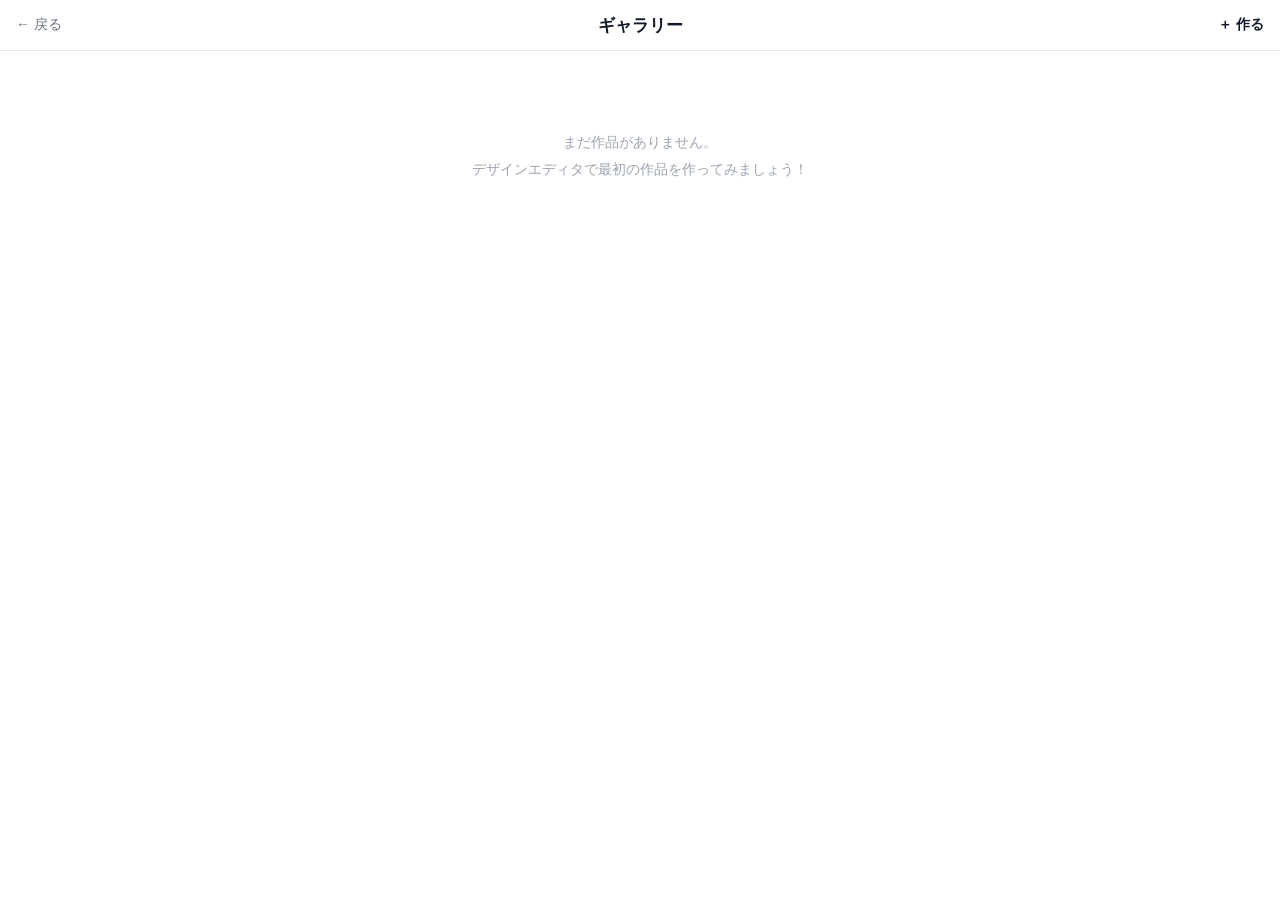
<file: gallery.html>
<!DOCTYPE html>
<html lang="ja">
<head>
  <meta charset="UTF-8">
  <meta name="viewport" content="width=device-width, initial-scale=1.0">
  <title>ギャラリー | 大門AR</title>
  <link rel="stylesheet" href="css/editor.css">
</head>
<body>
  <header class="page-header">
    <a href="home.html" class="back-link">← 戻る</a>
    <h1 class="page-title">ギャラリー</h1>
    <a href="editor.html" class="header-action">＋ 作る</a>
  </header>

  <main class="gallery-main">
    <div id="gallery-grid" class="gallery-grid"></div>
  </main>

  <script src="js/gallery.js"></script>
</body>
</html>
</file>
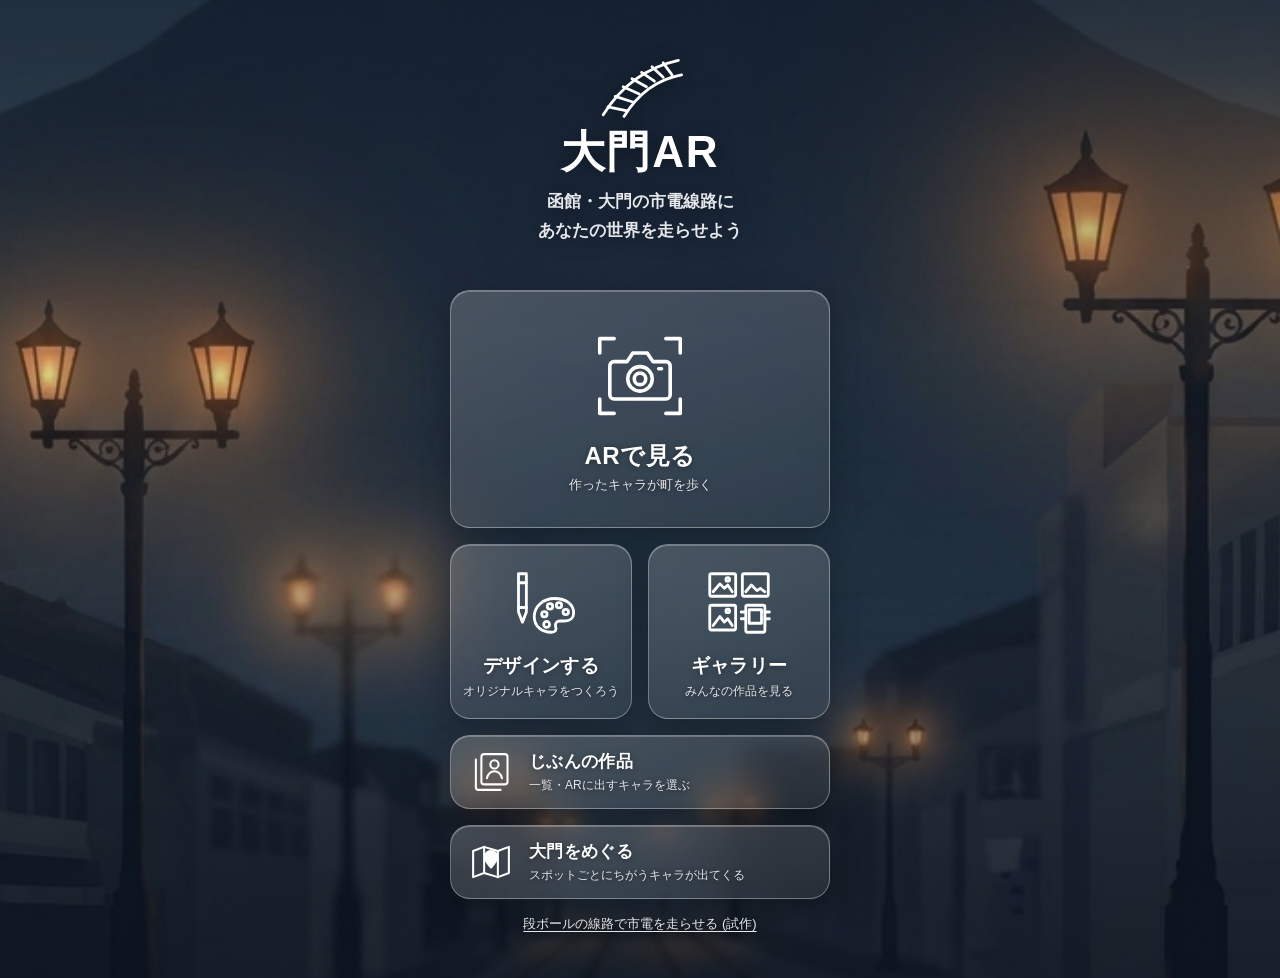
<file: home.html>
<!DOCTYPE html>
<html lang="ja">
<head>
  <meta charset="UTF-8">
  <meta name="viewport" content="width=device-width, initial-scale=1.0, viewport-fit=cover">
  <title>大門AR | 函館市電</title>
  <link rel="stylesheet" href="css/editor.css">
</head>
<body class="home-page">
  <div class="home-wrap">
    <header class="home-hero">
      <!-- ロゴ: 奥へカーブしていく線路 -->
      <svg class="home-mark" viewBox="0 0 120 80" aria-hidden="true">
        <g fill="none" stroke="currentColor" stroke-width="3.5" stroke-linecap="round">
          <path d="M14 76 C 34 44, 62 18, 108 8" />
          <path d="M40 78 C 56 52, 80 32, 112 26" />
          <path d="M20 66 L 44 71" />
          <path d="M29 53 L 51 60" />
          <path d="M39 41 L 59 50" />
          <path d="M50 31 L 68 41" />
          <path d="M62 23 L 78 34" />
          <path d="M75 16 L 89 29" />
          <path d="M89 11 L 100 26" />
        </g>
      </svg>
      <h1 class="home-logo">大門AR</h1>
      <p class="home-tagline">函館・大門の市電線路に<br>あなたの世界を走らせよう</p>
    </header>

    <nav class="home-nav">
      <a href="walk.html" class="home-card home-card--main">
        <svg class="home-icon" viewBox="0 0 64 64" aria-hidden="true">
          <g fill="none" stroke="currentColor" stroke-width="2.5" stroke-linecap="round" stroke-linejoin="round">
            <!-- ファインダーの四隅 -->
            <path d="M4 16 V6 H14" /><path d="M50 6 H60 V16" />
            <path d="M60 48 V58 H50" /><path d="M14 58 H4 V48" />
            <!-- カメラ -->
            <path d="M14 22 H23 L27 16 H37 L41 22 H50 a3 3 0 0 1 3 3 V45 a3 3 0 0 1 -3 3 H14 a3 3 0 0 1 -3 -3 V25 a3 3 0 0 1 3 -3 Z" />
            <circle cx="32" cy="34" r="8.5" />
            <circle cx="32" cy="34" r="4" />
            <path d="M45 27 h2" />
          </g>
        </svg>
        <span class="home-card-title">ARで見る</span>
        <span class="home-card-desc">作ったキャラが町を歩く</span>
      </a>

      <div class="home-grid">
        <a href="editor.html" class="home-card">
          <svg class="home-icon" viewBox="0 0 64 64" aria-hidden="true">
            <g fill="none" stroke="currentColor" stroke-width="2.5" stroke-linecap="round" stroke-linejoin="round">
              <!-- ペン -->
              <path d="M12 6 h7 v34 l-3.5 9 l-3.5 -9 Z" />
              <path d="M12 14 h7" /><path d="M12 36 h7" />
              <!-- パレット -->
              <path d="M44 28 c-10 0 -18 7 -18 16 c0 9 7 14 15 14 c4 0 5 -2 4 -5 c-1 -3 1 -5 4 -5 h4 c5 0 8 -3 8 -7 c0 -8 -7 -13 -17 -13 Z" />
              <circle cx="35" cy="42" r="2.4" /><circle cx="40" cy="35" r="2.4" />
              <circle cx="48" cy="34" r="2.4" /><circle cx="54" cy="40" r="2.4" />
              <circle cx="37" cy="51" r="2.6" />
            </g>
          </svg>
          <span class="home-card-title">デザインする</span>
          <span class="home-card-desc">オリジナルキャラをつくろう</span>
        </a>

        <a href="gallery.html" class="home-card">
          <svg class="home-icon" viewBox="0 0 64 64" aria-hidden="true">
            <g fill="none" stroke="currentColor" stroke-width="2.5" stroke-linecap="round" stroke-linejoin="round">
              <!-- 額縁に入った絵が並ぶ -->
              <rect x="6" y="6" width="23" height="20" rx="1.5" />
              <path d="M9 22 l6 -7 l4 4 l3 -3 l4 6" /><circle cx="22" cy="11" r="1.6" />
              <rect x="35" y="6" width="23" height="20" rx="1.5" />
              <path d="M38 22 l5 -6 l5 5 l3 -2 l4 3" />
              <rect x="6" y="34" width="23" height="22" rx="1.5" />
              <path d="M9 52 l6 -8 l4 5 l3 -3 l4 6" /><circle cx="22" cy="39" r="1.6" />
              <!-- 写真のフィルム -->
              <rect x="38" y="34" width="17" height="24" rx="1.5" />
              <path d="M41 38 h11 v12 h-11 Z" />
              <path d="M34 40 h4" /><path d="M34 46 h4" /><path d="M55 40 h4" /><path d="M55 46 h4" />
            </g>
          </svg>
          <span class="home-card-title">ギャラリー</span>
          <span class="home-card-desc">みんなの作品を見る</span>
        </a>
      </div>

      <a href="mine.html" class="home-card home-card--row">
        <svg class="home-icon" viewBox="0 0 64 64" aria-hidden="true">
          <g fill="none" stroke="currentColor" stroke-width="3" stroke-linecap="round" stroke-linejoin="round">
            <!-- 人と、重なったカード -->
            <rect x="18" y="6" width="38" height="44" rx="4" />
            <path d="M10 14 v40 a4 4 0 0 0 4 4 h32" />
            <circle cx="37" cy="21" r="6" />
            <path d="M26 41 c2 -7 7 -10 11 -10 s9 3 11 10" />
          </g>
        </svg>
        <span>
          <span class="home-card-title">じぶんの作品</span>
          <span class="home-card-desc">一覧・ARに出すキャラを選ぶ</span>
        </span>
      </a>
      <a href="map.html" class="home-card home-card--row">
        <svg class="home-icon" viewBox="0 0 64 64" aria-hidden="true">
          <g fill="none" stroke="currentColor" stroke-width="3" stroke-linecap="round" stroke-linejoin="round">
            <!-- 地図とピン -->
            <path d="M6 16 L22 10 L42 16 L58 10 V48 L42 54 L22 48 L6 54 Z" />
            <path d="M22 10 V48" /><path d="M42 16 V54" />
            <path d="M32 40 c-6 -7 -9 -11 -9 -15 a9 9 0 0 1 18 0 c0 4 -3 8 -9 15 Z" fill="#fff" />
            <circle cx="32" cy="25" r="3" />
          </g>
        </svg>
        <span>
          <span class="home-card-title">大門をめぐる</span>
          <span class="home-card-desc">スポットごとにちがうキャラが出てくる</span>
        </span>
      </a>
      <a href="index.html" class="home-sublink">段ボールの線路で市電を走らせる (試作)</a>
    </nav>
  </div>
</body>
</html>
</file>
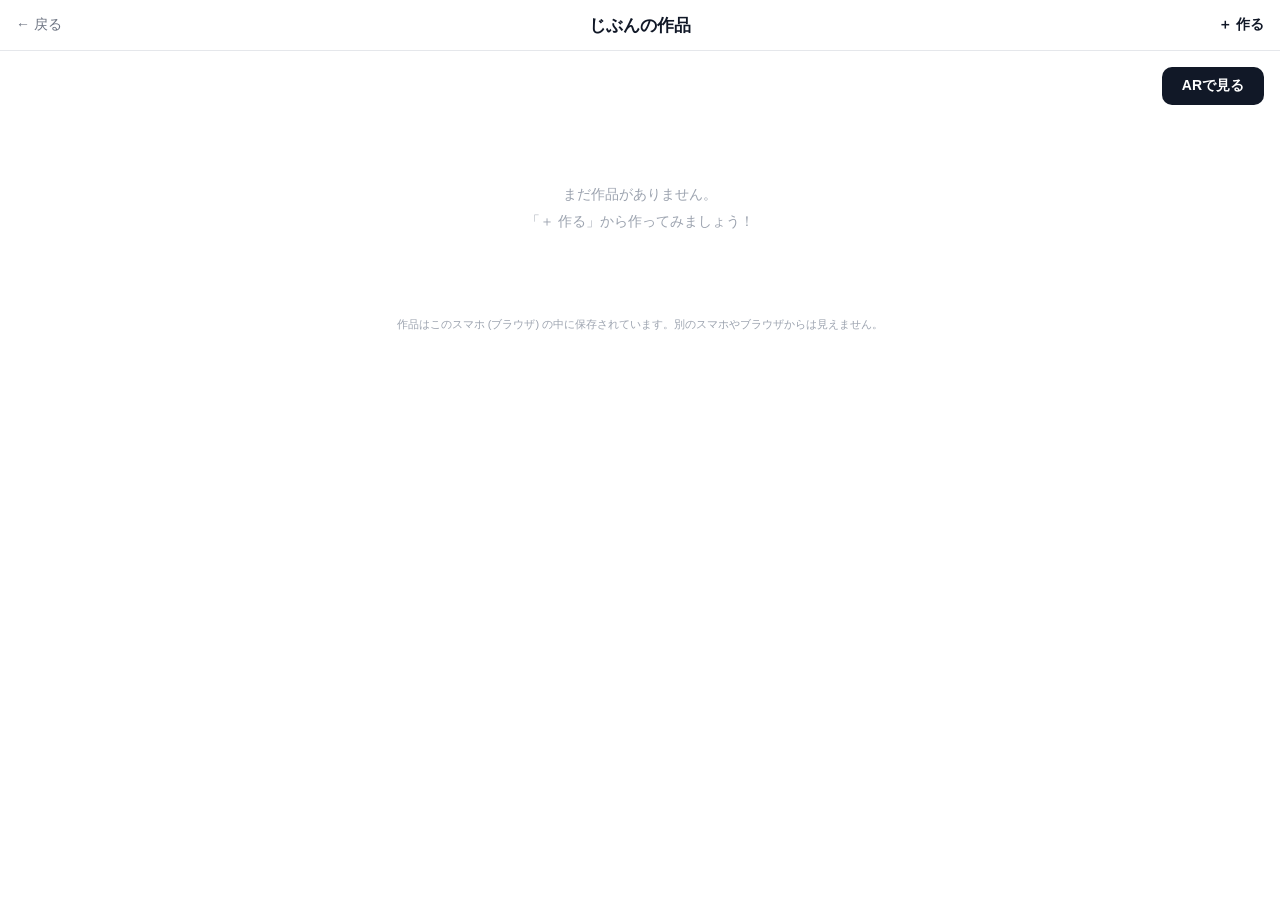
<file: mine.html>
<!DOCTYPE html>
<html lang="ja">
<head>
  <meta charset="UTF-8">
  <meta name="viewport" content="width=device-width, initial-scale=1.0">
  <title>じぶんの作品 | 大門AR</title>
  <link rel="stylesheet" href="css/editor.css">
</head>
<body>
  <header class="page-header">
    <a href="home.html" class="back-link">← 戻る</a>
    <h1 class="page-title">じぶんの作品</h1>
    <a href="editor.html" class="header-action">＋ 作る</a>
  </header>

  <main class="gallery-main">
    <div id="draft-slot"></div>
    <div class="mine-bar">
      <p id="mine-hint" class="mine-hint"></p>
      <a href="walk.html" class="btn-primary mine-ar">ARで見る</a>
    </div>
    <div id="mine-grid" class="gallery-grid"></div>
    <p class="mine-note">作品はこのスマホ (ブラウザ) の中に保存されています。別のスマホやブラウザからは見えません。</p>
  </main>

  <script src="js/store.js"></script>
  <script src="js/mine.js"></script>
</body>
</html>
</file>
<file: css/editor.css>
*, *::before, *::after { box-sizing: border-box; }

html, body {
  margin: 0; padding: 0;
  font-family: -apple-system, "Hiragino Sans", "Noto Sans JP", sans-serif;
  background: #fff;
  color: #111827;
  -webkit-tap-highlight-color: transparent;
}

/* ---- Page Header ---- */
.page-header {
  display: flex;
  align-items: center;
  justify-content: space-between;
  padding: 12px 16px;
  border-bottom: 1px solid #e5e7eb;
  background: #fff;
  position: sticky;
  top: 0;
  z-index: 10;
  min-height: 50px;
}
.back-link {
  font-size: 14px;
  color: #6b7280;
  text-decoration: none;
  padding: 4px 0;
  min-width: 56px;
}
.page-title {
  margin: 0;
  font-size: 17px;
  font-weight: 600;
}
.header-action {
  font-size: 14px;
  color: #111827;
  text-decoration: none;
  font-weight: 600;
  min-width: 56px;
  text-align: right;
}

/* ---- Editor Layout ---- */
.editor-main {
  display: flex;
  flex-direction: column;
  height: calc(100dvh - 50px);
  overflow-y: auto;
}

/* ---- 3D Preview ---- */
.preview-container {
  width: 100%;
  aspect-ratio: 4 / 3;
  background: #f0f4f8;
  position: relative;
  overflow: hidden;
  flex-shrink: 0;
}
.load-error {
  position: absolute;
  inset: auto 12px 12px 12px;
  margin: 0;
  padding: 8px 12px;
  border-radius: 8px;
  background: #fee2e2;
  color: #991b1b;
  font-size: 13px;
}
.preview-container canvas {
  width: 100% !important;
  height: 100% !important;
  display: block;
}

/* ---- Model Selector ---- */
.model-selector-wrap {
  overflow-x: auto;
  padding: 10px 12px;
  border-bottom: 1px solid #f3f4f6;
  flex-shrink: 0;
  scrollbar-width: none;
}
.model-selector-wrap::-webkit-scrollbar { display: none; }
.model-selector {
  display: flex;
  gap: 8px;
  white-space: nowrap;
}
.model-chip {
  flex-shrink: 0;
  padding: 6px 14px;
  border-radius: 999px;
  border: 1.5px solid #d1d5db;
  background: #fff;
  font-size: 13px;
  cursor: pointer;
  color: #374151;
  transition: background 0.12s, color 0.12s, border-color 0.12s;
}
.model-chip.active {
  background: #111827;
  color: #fff;
  border-color: #111827;
}

/* ---- Customize Panel ---- */
.customize-panel {
  flex: 1;
  display: flex;
  flex-direction: column;
  min-height: 0;
}

/* ---- Tabs ---- */
.tab-bar {
  display: flex;
  border-bottom: 1.5px solid #e5e7eb;
  padding: 0 12px;
  flex-shrink: 0;
}
.tab-btn {
  flex: 1;
  padding: 10px 0;
  border: none;
  background: none;
  font-size: 14px;
  color: #6b7280;
  cursor: pointer;
  border-bottom: 2px solid transparent;
  margin-bottom: -1.5px;
  font-weight: 500;
}
.tab-btn.active {
  color: #111827;
  border-bottom-color: #111827;
}
.tab-body {
  padding: 14px 16px;
  overflow-y: auto;
  flex: 1;
}
.tab-pane { display: none; }
.tab-pane.active { display: block; }

/* ---- Parts Tab ---- */
.parts-section { margin-bottom: 16px; }
.parts-label {
  margin: 0 0 8px;
  font-size: 13px;
  font-weight: 600;
  color: #374151;
}
.parts-options {
  display: flex;
  flex-wrap: wrap;
  gap: 8px;
}
.parts-option {
  padding: 6px 14px;
  border-radius: 8px;
  border: 1.5px solid #d1d5db;
  background: #fff;
  font-size: 13px;
  cursor: pointer;
  color: #374151;
}
.parts-option.active {
  border-color: #111827;
  background: #f9fafb;
  font-weight: 600;
}
.empty-hint {
  font-size: 13px;
  color: #9ca3af;
  margin: 0;
  text-align: center;
  padding: 20px 0;
}

/* ---- Color Tab ---- */
.tab-hint {
  margin: 0 0 4px;
  font-size: 12px;
  color: #6b7280;
}
.color-row {
  padding: 10px 0;
  border-bottom: 1px solid #f3f4f6;
}
.color-row:last-child { border-bottom: none; }
.color-head {
  display: flex;
  align-items: center;
  gap: 12px;
  margin-bottom: 8px;
}
.color-label {
  flex: 1;
  font: inherit;
  font-size: 14px;
  color: #374151;
  text-align: left;
  background: none;
  border: none;
  padding: 4px 0;
  cursor: pointer;
}
.color-presets {
  display: flex;
  flex-wrap: wrap;
  gap: 8px;
}
.color-chip {
  width: 28px;
  height: 28px;
  border-radius: 50%;
  border: 2px solid #e5e7eb;
  padding: 0;
  cursor: pointer;
}
.color-chip.active {
  border-color: #111827;
  box-shadow: 0 0 0 2px #fff inset;
}
.color-input {
  width: 32px;
  height: 32px;
  border: 2px solid #e5e7eb;
  padding: 0;
  border-radius: 50%;
  cursor: pointer;
  background: none;
  overflow: hidden;
}
.color-input::-webkit-color-swatch-wrapper { padding: 0; }
.color-input::-webkit-color-swatch { border: none; border-radius: 50%; }

/* ---- Texture Tab ---- */
.texture-row {
  display: flex;
  align-items: center;
  gap: 12px;
  padding: 10px 0;
  border-bottom: 1px solid #f3f4f6;
}
.texture-row:last-child { border-bottom: none; }
.texture-label {
  flex: 1;
  font-size: 14px;
  color: #374151;
}
.texture-thumb {
  width: 48px;
  height: 48px;
  border-radius: 10px;
  border: 1.5px dashed #d1d5db;
  background: #f9fafb;
  display: flex;
  align-items: center;
  justify-content: center;
  font-size: 20px;
  color: #9ca3af;
  cursor: pointer;
  flex-shrink: 0;
  overflow: hidden;
  background-size: cover;
  background-position: center;
}
.texture-clear {
  font-size: 12px;
  color: #ef4444;
  background: none;
  border: none;
  cursor: pointer;
  padding: 4px 0;
}

/* ---- Save Section ---- */
.save-section {
  padding: 12px 16px;
  border-top: 1px solid #e5e7eb;
  display: flex;
  gap: 10px;
  background: #fff;
  flex-shrink: 0;
}
.name-input {
  flex: 1;
  padding: 10px 14px;
  border: 1.5px solid #d1d5db;
  border-radius: 10px;
  font-size: 15px;
  outline: none;
  color: #111827;
  min-width: 0;
}
.name-input:focus { border-color: #111827; }
.btn-primary {
  padding: 10px 20px;
  background: #111827;
  color: #fff;
  border: none;
  border-radius: 10px;
  font-size: 14px;
  font-weight: 600;
  cursor: pointer;
  white-space: nowrap;
  flex-shrink: 0;
}
.btn-primary:disabled { opacity: 0.5; cursor: not-allowed; }

/* ---- Gallery ---- */
.gallery-main { padding: 16px; }
.gallery-grid {
  display: grid;
  grid-template-columns: repeat(2, 1fr);
  gap: 12px;
}
.gallery-card {
  border-radius: 14px;
  border: 1px solid #e5e7eb;
  overflow: hidden;
  background: #fff;
}
.gallery-thumb {
  display: block;
  width: 100%;
  aspect-ratio: 4 / 3;
  background: #f0f4f8;
  background-size: cover;
  background-position: center;
}
.gallery-info { padding: 10px 12px; }
.gallery-name {
  margin: 0 0 3px;
  font-size: 14px;
  font-weight: 600;
  overflow: hidden;
  text-overflow: ellipsis;
  white-space: nowrap;
}
.gallery-meta {
  margin: 0 0 8px;
  font-size: 11px;
  color: #9ca3af;
}
.like-btn {
  display: inline-flex;
  align-items: center;
  gap: 4px;
  padding: 5px 11px;
  border-radius: 999px;
  border: 1px solid #e5e7eb;
  background: #fff;
  font-size: 13px;
  cursor: pointer;
  color: #6b7280;
}
.like-btn.liked {
  background: #fef2f2;
  border-color: #fca5a5;
  color: #ef4444;
}
.gallery-empty {
  text-align: center;
  color: #9ca3af;
  font-size: 14px;
  line-height: 1.9;
  padding: 48px 0;
  grid-column: span 2;
}

/* ---- じぶんの作品 ---- */
.header-button { border: 0; background: none; padding: 4px 0; font-family: inherit; cursor: pointer; }
.mine-draft {
  display: block;
  margin-bottom: 14px;
  padding: 12px 14px;
  border-radius: 12px;
  background: #fffbeb;
  border: 1px solid #fcd34d;
  color: #111827;
  text-decoration: none;
}
.mine-draft-title { display: block; font-size: 14px; font-weight: 700; }
.mine-draft-sub { display: block; margin-top: 2px; font-size: 12px; color: #6b7280; }
.mine-bar { display: flex; align-items: center; gap: 12px; margin-bottom: 14px; }
.mine-hint { flex: 1; margin: 0; font-size: 12px; color: #6b7280; line-height: 1.6; }
.mine-ar { text-decoration: none; }
.mine-walk {
  display: block;
  width: 100%;
  margin-bottom: 8px;
  padding: 6px 8px;
  border-radius: 999px;
  border: 1px solid #d1d5db;
  background: #fff;
  color: #6b7280;
  font-size: 12px;
  font-weight: 600;
  font-family: inherit;
  cursor: pointer;
}
.mine-walk.on { background: #ecfdf5; border-color: #6ee7b7; color: #047857; }
.mine-act { display: flex; align-items: center; gap: 6px; margin-bottom: 8px; font-size: 12px; color: #6b7280; }
.mine-act select {
  flex: 1;
  min-width: 0;
  padding: 5px 6px;
  border: 1px solid #d1d5db;
  border-radius: 8px;
  background: #fff;
  color: #111827;
  font-size: 13px;
  font-family: inherit;
}
.mine-actions { display: flex; gap: 6px; }
.mine-btn {
  flex: 1;
  padding: 6px 0;
  border-radius: 8px;
  border: 1px solid #e5e7eb;
  background: #f9fafb;
  color: #111827;
  font-size: 12px;
  font-family: inherit;
  text-align: center;
  text-decoration: none;
  cursor: pointer;
  white-space: nowrap;
}
.mine-del { color: #dc2626; }
.gallery-card.just-saved { border-color: #111827; box-shadow: 0 0 0 2px #111827; }
.mine-note { margin: 20px 0 8px; font-size: 11px; color: #9ca3af; text-align: center; line-height: 1.6; }

/* ---- Home Page ---- */
/* 背景: 夜の線路と函館山。すりガラスのカードに白い線のアイコン */
.home-page {
  background: #1e2a3a url('../img/home_bg.jpg') center 35% / cover no-repeat;
  color: #fff;
}
.home-wrap {
  min-height: 100dvh;
  display: flex;
  flex-direction: column;
  align-items: center;
  justify-content: center;
  gap: clamp(24px, 5vh, 44px);
  padding: max(6vh, 32px, env(safe-area-inset-top)) 20px max(5vh, 24px, env(safe-area-inset-bottom));
  /* 文字とカードが写真に負けないよう、全体を少しだけ暗くする */
  background: linear-gradient(to bottom, rgb(10 18 30 / 0.5), rgb(10 18 30 / 0.15) 35%, rgb(10 18 30 / 0.25) 70%, rgb(10 18 30 / 0.65));
}
.home-hero {
  text-align: center;
  filter: drop-shadow(0 2px 10px rgb(0 0 0 / 0.45));
}
.home-mark {
  display: block;
  width: 96px;
  height: 64px;
  margin: 0 auto 10px;
  color: #fff;
}
.home-logo {
  margin: 0 0 12px;
  font-size: 44px;
  font-weight: 800;
  letter-spacing: 0.04em;
  line-height: 1.1;
}
.home-tagline {
  margin: 0;
  font-size: 17px;
  font-weight: 600;
  color: #e5e7eb;
  line-height: 1.7;
}

.home-nav {
  display: flex;
  flex-direction: column;
  gap: 16px;
  width: 100%;
  max-width: 380px;
}
.home-grid {
  display: grid;
  grid-template-columns: 1fr 1fr;
  gap: 16px;
}
.home-sublink {
  align-self: center;
  color: #e5e7eb;
  font-size: 13px;
  text-decoration: underline;
  text-underline-offset: 3px;
  filter: drop-shadow(0 1px 4px rgb(0 0 0 / 0.6));
}
/* すりガラスのカード */
.home-card {
  display: flex;
  flex-direction: column;
  align-items: center;
  justify-content: center;
  text-align: center;
  padding: 22px 10px 18px;
  border-radius: 20px;
  background: linear-gradient(160deg, rgb(255 255 255 / 0.2), rgb(255 255 255 / 0.07));
  border: 1px solid rgb(255 255 255 / 0.32);
  box-shadow: 0 10px 30px rgb(0 0 0 / 0.25), inset 0 1px 0 rgb(255 255 255 / 0.25);
  -webkit-backdrop-filter: blur(14px);
  backdrop-filter: blur(14px);
  text-decoration: none;
  color: #fff;
  transition: background 0.2s, transform 0.15s;
}
.home-card:hover { background: linear-gradient(160deg, rgb(255 255 255 / 0.28), rgb(255 255 255 / 0.12)); }
.home-card:active { transform: scale(0.98); }
.home-card:focus-visible { outline: 2px solid #fff; outline-offset: 3px; }
.home-card--main {
  padding: 30px 16px 24px;
  aspect-ratio: 16 / 10;
}
.home-icon {
  width: 72px;
  height: 72px;
  margin-bottom: 14px;
  color: #fff;
}
.home-card--main .home-icon { width: 92px; height: 92px; margin-bottom: 18px; }
.home-card-title {
  display: block;
  font-size: 19px;
  font-weight: 800;
  letter-spacing: 0.02em;
  text-shadow: 0 1px 6px rgb(0 0 0 / 0.4);
}
.home-card--main .home-card-title { font-size: 24px; }
.home-card-desc {
  display: block;
  margin-top: 4px;
  font-size: 12px;
  color: #e5e7eb;
  text-shadow: 0 1px 4px rgb(0 0 0 / 0.5);
}
.home-card--main .home-card-desc { font-size: 13px; }
.home-card--row { flex-direction: row; justify-content: flex-start; gap: 16px; padding: 14px 18px; text-align: left; }
.home-card--row .home-icon { width: 44px; height: 44px; margin: 0; flex-shrink: 0; }
.home-card--row .home-card-title { font-size: 17px; }

/* 縦が短い画面 (iPhone SE など) でも、スクロールせずに全部見えるように詰める */
@media (max-height: 860px) {
  .home-wrap { gap: 20px; padding-top: max(24px, env(safe-area-inset-top)); padding-bottom: max(20px, env(safe-area-inset-bottom)); }
  .home-mark { width: 72px; height: 48px; margin-bottom: 6px; }
  .home-logo { font-size: 36px; margin-bottom: 8px; }
  .home-tagline { font-size: 15px; }
  .home-nav, .home-grid { gap: 12px; }
  .home-card { padding: 16px 8px 14px; }
  .home-card--main { aspect-ratio: auto; padding: 20px 16px 18px; }
  .home-card--main .home-icon { width: 72px; height: 72px; margin-bottom: 12px; }
  .home-icon { width: 56px; height: 56px; margin-bottom: 10px; }
  .home-card--main .home-card-title { font-size: 21px; }
  .home-card-title { font-size: 17px; }
  .home-card--row { padding: 10px 16px; }
  .home-card--row .home-icon { width: 38px; height: 38px; margin: 0; }
}

/* ---- アバター編集 (顔・柄・体型) ---- */
.tab-btn { font-size: 13px; }
.sub-heading {
  margin: 20px 0 10px;
  padding-top: 12px;
  border-top: 1px solid #e5e7eb;
  font-weight: 600;
  color: #374151;
}
.color-picker { margin-top: 8px; }
.color-picker .color-input { width: 28px; height: 28px; }
.color-row .color-label { margin-bottom: 4px; }
.icon-option {
  display: flex;
  flex-direction: column;
  align-items: center;
  gap: 4px;
  padding: 6px;
  font-size: 11px;
}
.option-icon {
  display: block;
  width: 56px;
  height: 32px;
  border-radius: 6px;
}
.option-icon--swatch {
  width: 40px;
  height: 40px;
  border: 1px solid #e5e7eb;
}
.option-icon--image {
  display: flex;
  align-items: center;
  justify-content: center;
  background: #f9fafb center / cover;
  color: #9ca3af;
  font-size: 18px;
}
.slider-row {
  display: flex;
  align-items: center;
  gap: 12px;
  padding: 10px 0;
}
.slider-label { width: 6em; font-size: 13px; color: #374151; flex-shrink: 0; }
.slider { flex: 1; min-width: 0; accent-color: #111827; }
.slider-value { width: 3.2em; text-align: right; font-size: 12px; color: #6b7280; font-variant-numeric: tabular-nums; }
.reset-btn { margin-top: 8px; }
.random-chip { margin-left: auto; }
.sub-heading--first { margin-top: 0; padding-top: 0; border-top: none; }
.parts-section.is-disabled .parts-options { opacity: 0.4; }
.preview-container.is-loading::after {
  content: '読み込み中…';
  position: absolute;
  left: 50%;
  bottom: 12px;
  transform: translateX(-50%);
  padding: 4px 12px;
  border-radius: 999px;
  background: rgba(17, 24, 39, 0.75);
  color: #fff;
  font-size: 12px;
}

/* ---- エディタの配置: 編集パネルが必ず見えるように ---- */
/* スマホ (縦長): プレビューは画面の半分まで。残りを編集パネルに */
.editor-main .preview-container { max-height: 46dvh; }
.customize-panel { min-height: 300px; }

/* パソコン (横長): 左にプレビュー、右に編集パネル */
@media (min-width: 860px) {
  .editor-main {
    display: grid;
    grid-template-columns: minmax(0, 1fr) 440px;
    grid-template-rows: auto minmax(0, 1fr) auto;
    overflow: hidden;
  }
  .editor-main .preview-container {
    grid-column: 1;
    grid-row: 1 / -1;
    aspect-ratio: auto;
    height: 100%;
    max-height: none;
  }
  .model-selector-wrap,
  .customize-panel,
  .save-section {
    grid-column: 2;
    border-left: 1px solid #e5e7eb;
  }
  .customize-panel { min-height: 0; }
}
</file>
